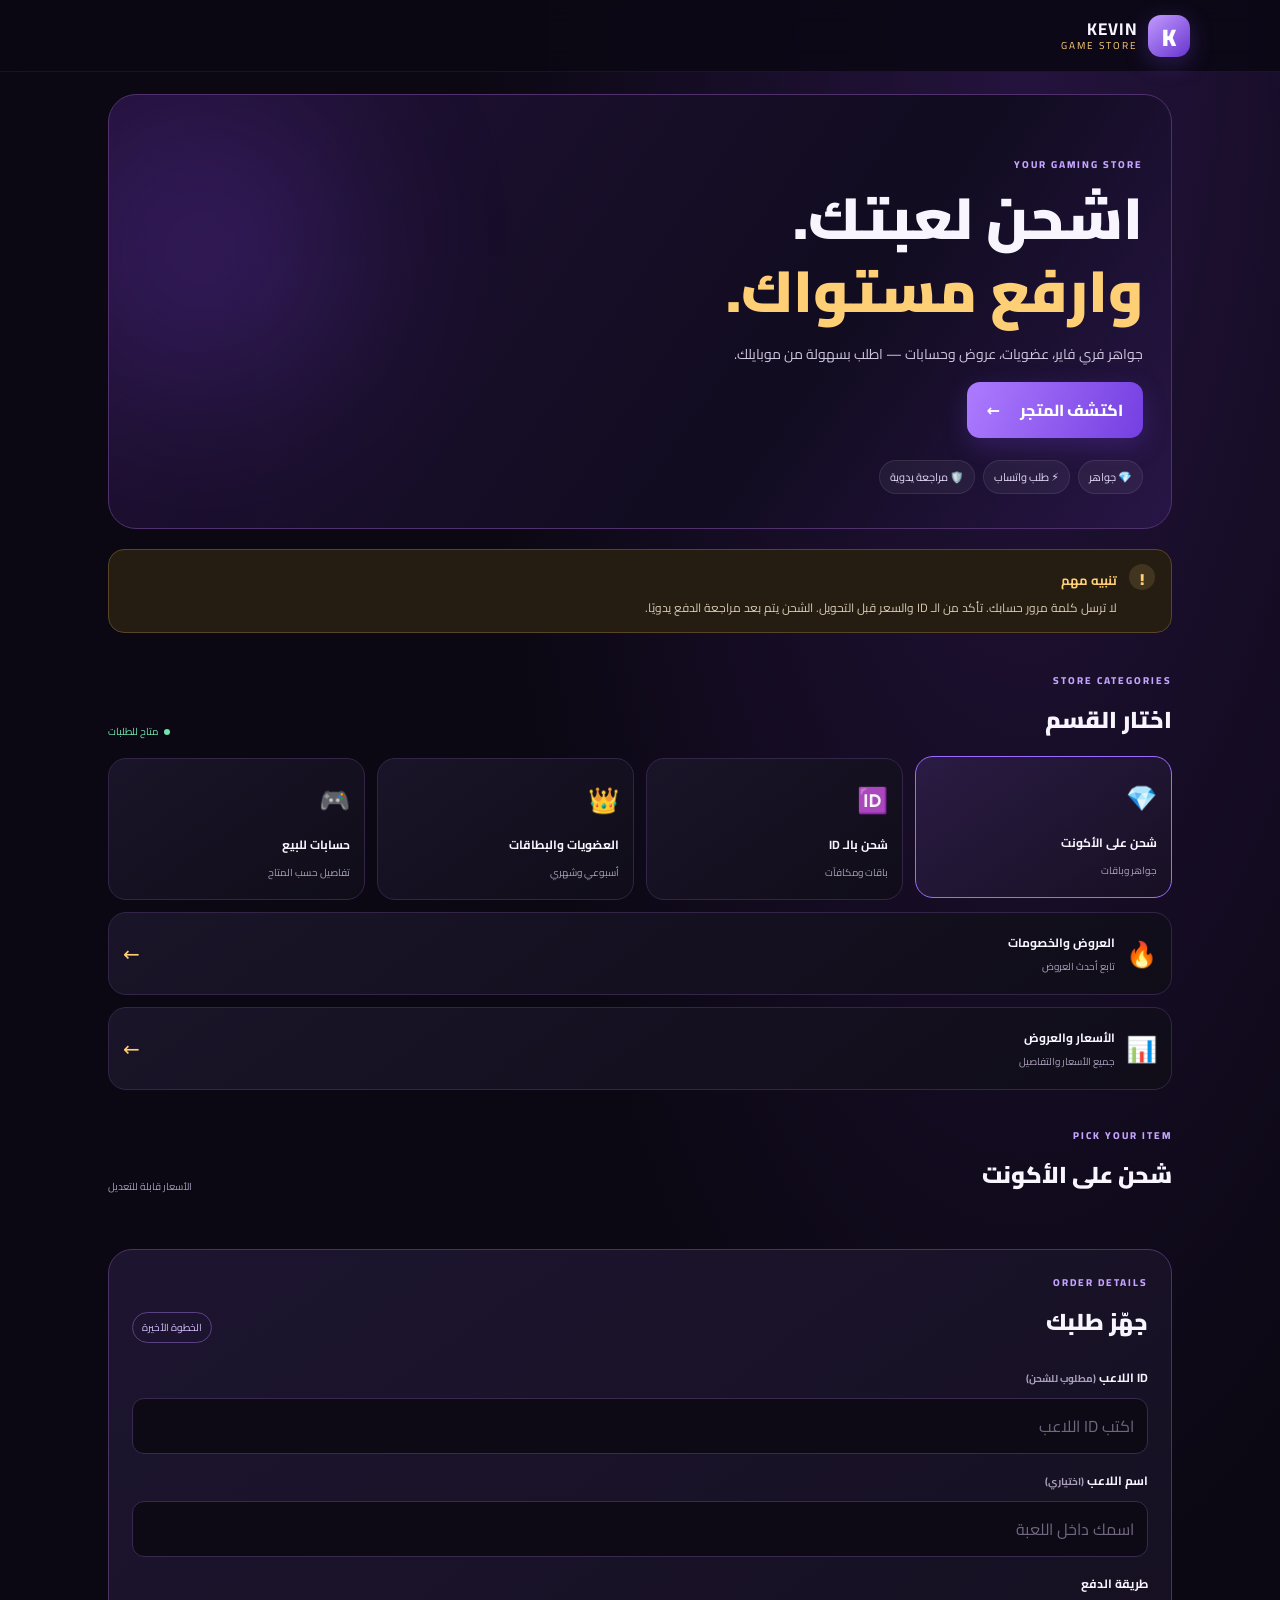
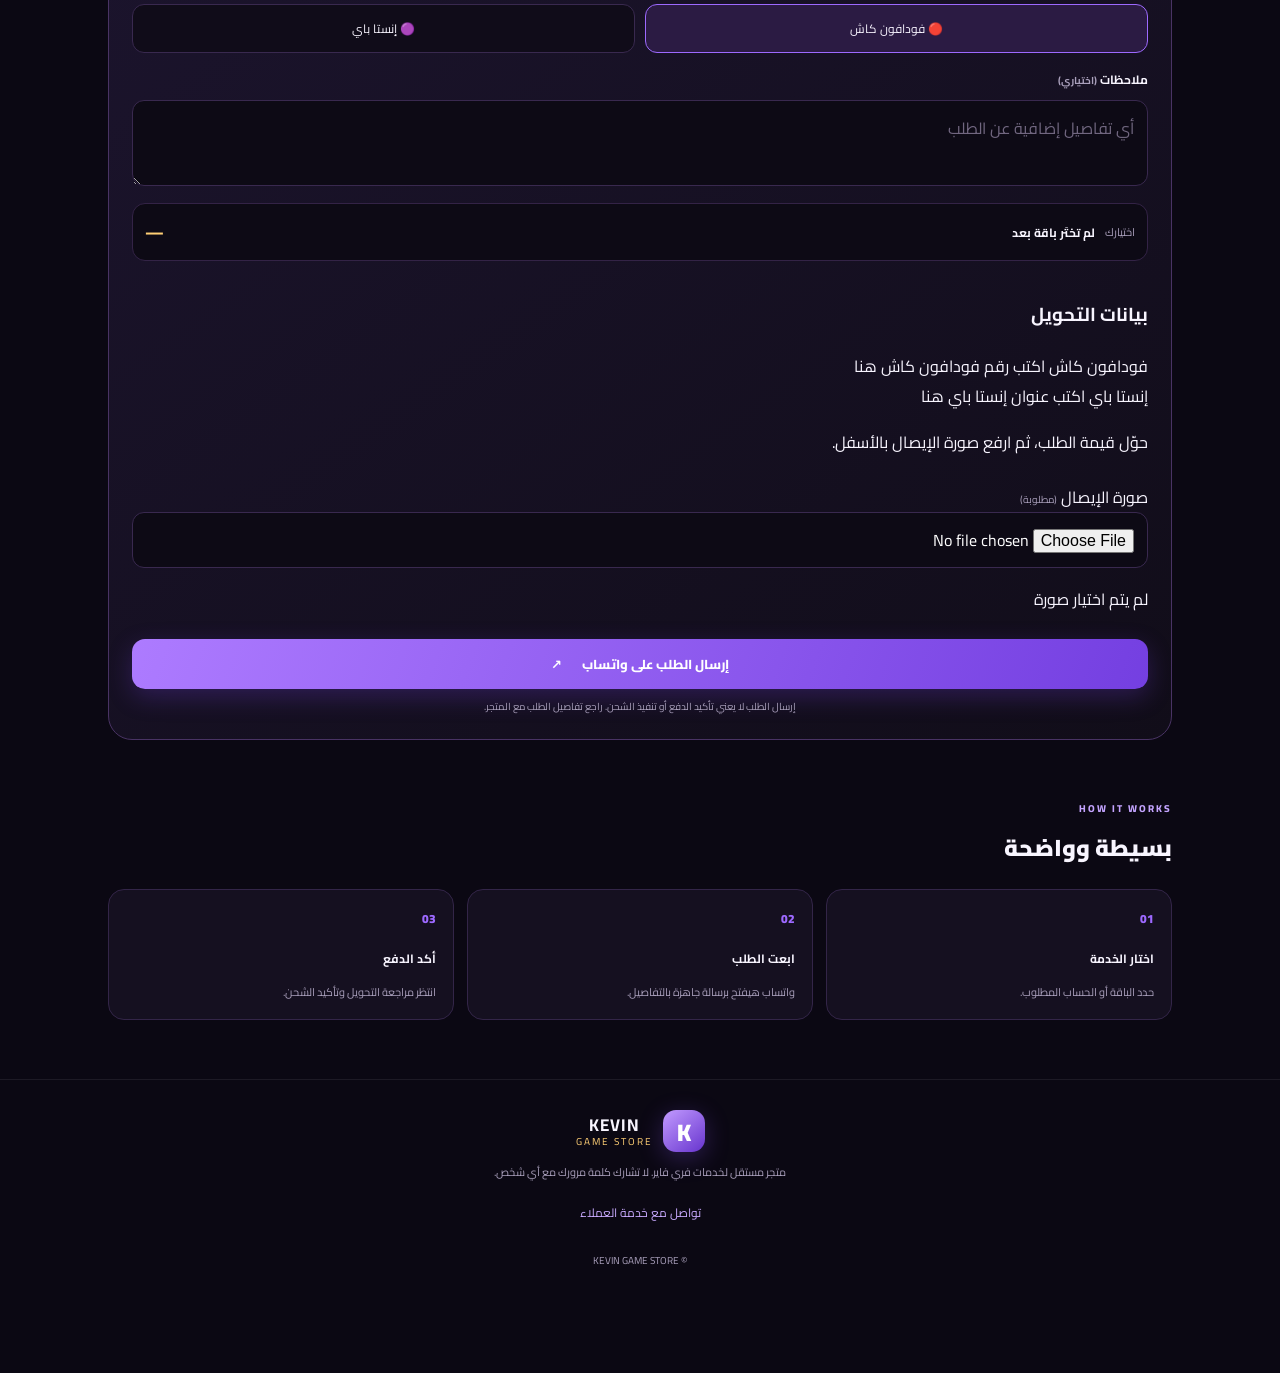
<file: index.html>
<!doctype html>
<html lang="ar" dir="rtl">
<head>
<meta charset="utf-8">
<meta name="viewport" content="width=device-width, initial-scale=1, viewport-fit=cover">
<meta name="theme-color" content="#100b20">
<meta name="description" content="KEVIN GAME STORE - متجر شحن فري فاير والجواهر والعضويات والحسابات.">
<title>KEVIN GAME STORE | متجر فري فاير</title>
<link rel="manifest" href="./manifest.webmanifest">
<link rel="icon" href="./icon.svg" type="image/svg+xml">
<link rel="stylesheet" href="./style.css">
</head>
<body>
<header class="topbar">
<a class="brand" href="#home" aria-label="الرئيسية">
<span class="brand-mark">K</span>
<span><b>KEVIN</b><small>GAME STORE</small></span>
</a>
<button id="installBtn" class="install hidden" type="button">تثبيت المتجر</button>
</header>
<main>
<section class="hero" id="home">
<div class="hero-glow"></div>
<p class="eyebrow">YOUR GAMING STORE</p>
<h1>اشحن لعبتك.<br><span>وارفع مستواك.</span></h1>
<p class="hero-copy">جواهر فري فاير، عضويات، عروض وحسابات — اطلب بسهولة من موبايلك.</p>
<a class="primary-btn" href="#services">اكتشف المتجر <span>←</span></a>
<div class="hero-tags"><span>💎 جواهر</span><span>⚡ طلب واتساب</span><span>🛡️ مراجعة يدوية</span></div>
</section>
<section class="notice">
<span class="notice-icon">!</span>
<div><b>تنبيه مهم</b><p>لا ترسل كلمة مرور حسابك. تأكد من الـ ID والسعر قبل التحويل. الشحن يتم بعد مراجعة الدفع يدويًا.</p></div>
</section>
<section class="section" id="services">
<div class="section-heading"><div><p class="eyebrow">STORE CATEGORIES</p><h2>اختار القسم</h2></div><span class="live-dot">متاح للطلبات</span></div>
<div class="category-grid">
<button class="category-card active" data-category="account"><span class="category-icon">💎</span><b>شحن على الأكونت</b><small>جواهر وباقات</small></button>
<button class="category-card" data-category="id"><span class="category-icon">🆔</span><b>شحن بالـ ID</b><small>باقات ومكافآت</small></button>
<button class="category-card" data-category="memberships"><span class="category-icon">👑</span><b>العضويات والبطاقات</b><small>أسبوعي وشهري</small></button>
<button class="category-card" data-category="accounts"><span class="category-icon">🎮</span><b>حسابات للبيع</b><small>تفاصيل حسب المتاح</small></button>
<button class="category-card wide" data-category="offers"><span class="category-icon">🔥</span><span><b>العروض والخصومات</b><small>تابع أحدث العروض</small></span><span class="arrow">←</span></button>
<button class="category-card wide" data-category="pricing"><span class="category-icon">📊</span><span><b>الأسعار والعروض</b><small>جميع الأسعار والتفاصيل</small></span><span class="arrow">←</span></button>
</div>
</section>
<section class="section products-section">
<div class="section-heading"><div><p class="eyebrow">PICK YOUR ITEM</p><h2 id="productHeading">شحن على الأكونت</h2></div><span class="muted">الأسعار قابلة للتعديل</span></div>
<div id="products" class="products-grid"></div>
</section>
<section class="section order-panel" id="order">
<div class="section-heading"><div><p class="eyebrow">ORDER DETAILS</p><h2>جهّز طلبك</h2></div><span class="step-pill">الخطوة الأخيرة</span></div>
<form id="orderForm">
<label for="playerId">ID اللاعب <span class="muted">(مطلوب للشحن)</span></label>
<input id="playerId" name="playerId" inputmode="numeric" placeholder="اكتب ID اللاعب" maxlength="24">
<label for="playerName">اسم اللاعب <span class="muted">(اختياري)</span></label>
<input id="playerName" name="playerName" placeholder="اسمك داخل اللعبة">
<label>طريقة الدفع</label>
<div class="payment-options">
<label class="pay-option"><input type="radio" name="payment" value="Vodafone Cash" checked><span>🔴 فودافون كاش</span></label>
<label class="pay-option"><input type="radio" name="payment" value="InstaPay"><span>🟣 إنستا باي</span></label>
</div>
<label for="notes">ملاحظات <span class="muted">(اختياري)</span></label>
<textarea id="notes" name="notes" rows="2" placeholder="أي تفاصيل إضافية عن الطلب"></textarea>
<div class="selected-summary"><span>اختيارك</span><b id="selectedName">لم تختَر باقة بعد</b><strong id="selectedPrice">—</strong></div>
<div class="payment-info">
<h3>بيانات التحويل</h3>
<div class="payment-methods">
<div class="payment-method">
<span class="method-name">فودافون كاش</span>
<span class="method-number">اكتب رقم فودافون كاش هنا</span>
</div>
<div class="payment-method">
<span class="method-name">إنستا باي</span>
<span class="method-number">اكتب عنوان إنستا باي هنا</span>
</div>
</div>
<p>حوّل قيمة الطلب، ثم ارفع صورة الإيصال بالأسفل.</p>
</div>
<div class="receipt-upload">
<label for="receipt">صورة الإيصال <span class="muted">(مطلوبة)</span></label>
<input type="file" id="receipt" name="receipt" accept="image/*" required>
<p id="file-name">لم يتم اختيار صورة</p>
</div>
<button class="primary-btn full" type="submit">إرسال الطلب على واتساب <span>↗</span></button>

<p class="form-footnote">إرسال الطلب لا يعني تأكيد الدفع أو تنفيذ الشحن. راجع تفاصيل الطلب مع المتجر.</p>
</form>
</section>
<section class="section how">
<p class="eyebrow">HOW IT WORKS</p><h2>بسيطة وواضحة</h2>
<div class="steps">
<div><span>01</span><b>اختار الخدمة</b><p>حدد الباقة أو الحساب المطلوب.</p></div>
<div><span>02</span><b>ابعت الطلب</b><p>واتساب هيفتح برسالة جاهزة بالتفاصيل.</p></div>
<div><span>03</span><b>أكد الدفع</b><p>انتظر مراجعة التحويل وتأكيد الشحن.</p></div>
</div>
</section>
</main>
<footer>
<div class="brand footer-brand"><span class="brand-mark">K</span><span><b>KEVIN</b><small>GAME STORE</small></span></div>
<p>متجر مستقل لخدمات فري فاير. لا تشارك كلمة مرورك مع أي شخص.</p>
<a href="https://wa.me/201064836718" target="_blank" rel="noopener">تواصل مع خدمة العملاء</a>
<small class="copyright">© <span id="year"></span> KEVIN GAME STORE</small>
</footer>
<nav class="mobile-nav"><a href="#home">⌂<small>الرئيسية</small></a><a href="#services">▦<small>الأقسام</small></a><a href="#order">🛒<small>اطلب الآن</small></a><a href="https://wa.me/201064836718" target="_blank" rel="noopener">☏<small>واتساب</small></a></nav>
<script src="./app.js"></script>
</body>
</html>
</file>
<file: style.css>
@import url('https://fonts.googleapis.com/css2?family=Cairo:wght@400;500;600;700;800;900&display=swap');
:root{--bg:#0b0813;--panel:#151022;--panel2:#1d1530;--text:#f8f5ff;--muted:#aaa0bc;--purple:#9d69ff;--purple2:#6f38e8;--gold:#ffcf75;--line:#332548;--green:#71e4b2}
*{box-sizing:border-box}html{scroll-behavior:smooth;scroll-padding-top:85px}body{margin:0;background:radial-gradient(ellipse at 80% 0%,#25133e 0,transparent 38%),var(--bg);color:var(--text);font-family:'Cairo',system-ui,sans-serif;padding-bottom:78px}a{color:inherit;text-decoration:none}button,input,textarea{font:inherit}.topbar{height:72px;display:flex;align-items:center;justify-content:space-between;padding:0 max(18px,calc((100vw - 1100px)/2));border-bottom:1px solid #ffffff0e;background:#0b0813dd;backdrop-filter:blur(12px);position:sticky;top:0;z-index:10}.brand{display:flex;align-items:center;gap:10px}.brand-mark{width:42px;height:42px;border-radius:13px;display:grid;place-items:center;background:linear-gradient(140deg,#c29bff,#6734ce);color:white;font-weight:900;font-size:24px;box-shadow:0 6px 24px #8b55ff44}.brand b,.brand small{display:block;line-height:1.2;letter-spacing:1px}.brand b{font-size:17px}.brand small{font-size:10px;color:var(--gold);letter-spacing:2px}.install{background:#2a1c43;color:white;border:1px solid #6943a2;border-radius:20px;padding:8px 13px}.hidden{display:none!important}main{max-width:1100px;margin:auto;padding:0 18px}.hero{position:relative;overflow:hidden;padding:60px 28px 34px;margin:22px 0 20px;border:1px solid #50316d;border-radius:28px;background:linear-gradient(125deg,#211136,#110c20 65%,#281546);min-height:330px}.hero-glow{position:absolute;width:250px;height:250px;border-radius:50%;background:#8d49ff;filter:blur(100px);opacity:.3;left:-30px;top:30px;pointer-events:none}.eyebrow{font-size:10px;font-weight:800;letter-spacing:2px;color:#c4a4ff;margin:0 0 8px}.hero h1{font-size:clamp(34px,6vw,58px);line-height:1.25;margin:0 0 12px;font-weight:900;position:relative}.hero h1 span{color:var(--gold)}.hero-copy{max-width:480px;color:#d0c6df;line-height:1.9;font-size:14px}.primary-btn{display:inline-flex;align-items:center;justify-content:center;gap:20px;background:linear-gradient(110deg,#ad7bff,#743fe1);border:0;border-radius:13px;color:white;padding:13px 20px;font-weight:800;box-shadow:0 8px 24px #743fe144;cursor:pointer}
.secondary-btn{display:inline-flex;align-items:center;justify-content:center;gap:20px;background:linear-gradient(110deg,#4a9eff,#2d6fd8);border:0;border-radius:13px;color:white;padding:13px 20px;font-weight:800;box-shadow:0 8px 24px #2d6fd844;cursor-pointer}.hero-tags{display:flex;gap:8px;flex-wrap:wrap;margin-top:22px}.hero-tags span{background:#ffffff0d;border:1px solid #ffffff16;border-radius:20px;padding:6px 10px;font-size:11px;color:#e5dafa}.notice{display:flex;gap:12px;align-items:flex-start;padding:14px 16px;background:#251d12;border:1px solid #5a4426;border-radius:16px;margin-bottom:38px}.notice-icon{display:grid;place-items:center;flex:0 0 26px;height:26px;border-radius:50%;background:#ffcf7522;color:var(--gold);font-weight:900}.notice b{font-size:13px;color:var(--gold)}.notice p{font-size:12px;line-height:1.8;color:#d9cbb2;margin:3px 0 0}.section{margin:36px 0}.section-heading{display:flex;align-items:end;justify-content:space-between;gap:12px;margin-bottom:17px}.section h2{font-size:23px;margin:0;font-weight:900}.live-dot{font-size:10px;color:var(--green);white-space:nowrap}.live-dot:before{content:'';display:inline-block;width:6px;height:6px;border-radius:50%;background:var(--green);margin-left:6px}.category-grid{display:grid;grid-template-columns:repeat(4,minmax(0,1fr));gap:12px}.category-card{display:flex;flex-direction:column;align-items:flex-start;text-align:right;gap:7px;padding:17px 14px;border:1px solid var(--line);border-radius:18px;background:linear-gradient(145deg,#1a1428,#100d19);color:var(--text);cursor:pointer;min-height:135px;transition:.18s}.category-card.active,.category-card:hover{border-color:#9c6bff;background:linear-gradient(145deg,#2a1b43,#171023);transform:translateY(-2px)}.category-icon{font-size:25px;margin-bottom:3px}.category-card b{font-size:12px}.category-card small{font-size:10px;color:var(--muted)}.category-card.wide{grid-column:1/-1;min-height:80px;flex-direction:row;align-items:center}.category-card.wide .category-icon{margin:0 0 0 4px}.category-card.wide .arrow{margin-right:auto;color:var(--gold);font-size:20px}.category-card.wide span:nth-child(2){display:flex;flex-direction:column;gap:3px}.muted{font-size:10px;color:var(--muted)}.products-grid{display:grid;grid-template-columns:repeat(3,minmax(0,1fr));gap:12px}.product-card{position:relative;display:flex;flex-direction:column;gap:9px;background:linear-gradient(155deg,#1c1530,#110d1a);border:1px solid var(--line);border-radius:18px;padding:15px;min-height:160px}.product-card.selected{border-color:var(--gold);box-shadow:0 0 0 1px #ffcf7533}.product-icon{width:38px;height:38px;display:grid;place-items:center;border-radius:12px;background:#8f5cf222;font-size:22px}.product-card h3{font-size:13px;margin:0}.product-card p{font-size:10px;color:var(--muted);margin:0;line-height:1.7}.product-card p .product-price{color:#ffcf75;font-weight:600;font-size:13px}.product-bottom{display:flex;align-items:center;justify-content:space-between;gap:5px;margin-top:auto}.price{font-size:17px;font-weight:900;color:var(--gold);white-space:nowrap}.price small{font-size:10px;color:#d3c6e6}.choose-btn{border:1px solid #65439a;background:#2c1c44;color:#eee4ff;border-radius:9px;padding:7px 10px;font-size:10px;cursor:pointer}.selected .choose-btn{background:var(--purple2);border-color:var(--purple2)}.order-panel{padding:23px;border-radius:24px;background:linear-gradient(145deg,#1d1530,#110d19);border:1px solid #493364}.step-pill{font-size:10px;color:#d8c3ff;border:1px solid #5b4083;border-radius:20px;padding:5px 9px;white-space:nowrap}form{display:grid;gap:9px}form>label{font-size:12px;font-weight:700;margin-top:6px}input:not([type=radio]),textarea{width:100%;background:#0d0a15;border:1px solid #39294f;border-radius:12px;color:white;padding:12px 13px;outline:none}input:focus,textarea:focus{border-color:var(--purple)}input::placeholder,textarea::placeholder{color:#716780}.payment-options{display:grid;grid-template-columns:1fr 1fr;gap:10px}.pay-option{position:relative}.pay-option input{position:absolute;opacity:0}.pay-option span{display:block;padding:12px;border-radius:12px;border:1px solid #39294f;background:#100c19;font-size:12px;text-align:center;cursor:pointer}.pay-option input:checked+span{border-color:var(--purple);background:#2b1b43}.selected-summary{display:flex;align-items:center;gap:10px;background:#0d0a15;border:1px solid #332346;border-radius:13px;padding:12px;margin:8px 0}.selected-summary span{font-size:11px;color:var(--muted)}.selected-summary b{font-size:12px;flex:1}.selected-summary strong{font-size:17px;color:var(--gold)}.full{width:100%;font-size:13px}.form-footnote{font-size:10px;line-height:1.8;color:var(--muted);text-align:center;margin:0}.how{padding:23px 0}.steps{display:grid;grid-template-columns:repeat(3,1fr);gap:13px;margin-top:20px}.steps>div{padding:17px;border:1px solid var(--line);border-radius:16px;background:#151020}.steps span{display:block;color:var(--purple);font-size:12px;font-weight:900;margin-bottom:12px}.steps b{font-size:12px}.steps p{font-size:11px;color:var(--muted);line-height:1.8;margin-bottom:0}footer{border-top:1px solid #ffffff13;text-align:center;padding:30px 20px 25px;color:var(--muted)}.footer-brand{justify-content:center;color:var(--text)}footer p{font-size:11px;line-height:1.8}footer>a{display:inline-block;color:#c9aaff;font-size:12px;margin:7px}.copyright{display:block;margin-top:20px;font-size:10px}.mobile-nav{display:none}
@media(max-width:700px){.topbar{height:64px}.brand-mark{width:37px;height:37px}.hero{padding:39px 20px 24px;min-height:0;border-radius:23px}.hero h1{font-size:39px}.hero-copy{font-size:12px}.category-grid{grid-template-columns:repeat(2,minmax(0,1fr));gap:9px}.category-card{min-height:125px;padding:14px 12px}.category-card.wide{min-height:75px}.products-grid{grid-template-columns:repeat(2,minmax(0,1fr));gap:9px}.product-card{padding:12px;min-height:165px}.product-card h3{font-size:12px}.price{font-size:15px}.choose-btn{padding:7px}.section h2{font-size:21px}.section-heading{align-items:center}.order-panel{padding:17px}.steps{grid-template-columns:1fr;gap:9px}.steps>div{display:grid;grid-template-columns:36px 1fr;column-gap:8px;padding:13px}.steps span{grid-row:span 2;margin:0}.steps p{margin-top:2px}.mobile-nav{position:fixed;bottom:0;right:0;left:0;display:flex;justify-content:space-around;align-items:center;padding:9px 5px calc(8px + env(safe-area-inset-bottom));background:#100b1bee;border-top:1px solid #38244e;backdrop-filter:blur(16px);z-index:20}.mobile-nav a{display:flex;flex-direction:column;align-items:center;gap:2px;font-size:18px;min-width:55px}.mobile-nav small{font-size:9px;color:#b9accd}.muted{max-width:95px;text-align:left}.selected-summary{gap:6px}.selected-summary b{max-width:130px}.selected-summary strong{font-size:15px}
.receipt-upload{margin:8px 0}
.receipt-upload label{display:block;font-size:12px;font-weight:700;margin-top:6px}
.receipt-upload input[type="file"]{width:100%;background:#0d0a15;border:1px solid #39294f;border-radius:12px;color:white;padding:12px 13px;outline:none;cursor:pointer}
.receipt-upload input[type="file"]:focus{border-color:var(--purple)}
#file-name{font-size:11px;color:var(--muted);margin-top:5px}

.payment-info{background:#0d0a15;border:1px solid #332346;border-radius:13px;padding:15px;margin:15px 0}
.payment-info h3{font-size:13px;font-weight:800;color:#d8c3ff;margin:0 0 12px}
.payment-methods{display:flex;flex-direction:column;gap:10px;margin-bottom:12px}
.payment-method{display:flex;flex-direction:column;gap:5px;padding:10px;background:#151020;border-radius:10px}
.method-name{font-size:12px;font-weight:700;color:#d0c6df}
.method-number{font-size:13px;color:#ffcf75;font-weight:500}
.product-price{color:#ffcf75;font-weight:600;font-size:13px}
.gems-highlight{color:#71e4b2;font-weight:700;font-size:14px;display:inline-block;padding:2px 6px;border-radius:4px;background:#0d0a15;margin:2px 0}
@media(min-width:701px){body{padding-bottom:0}}
</file>
